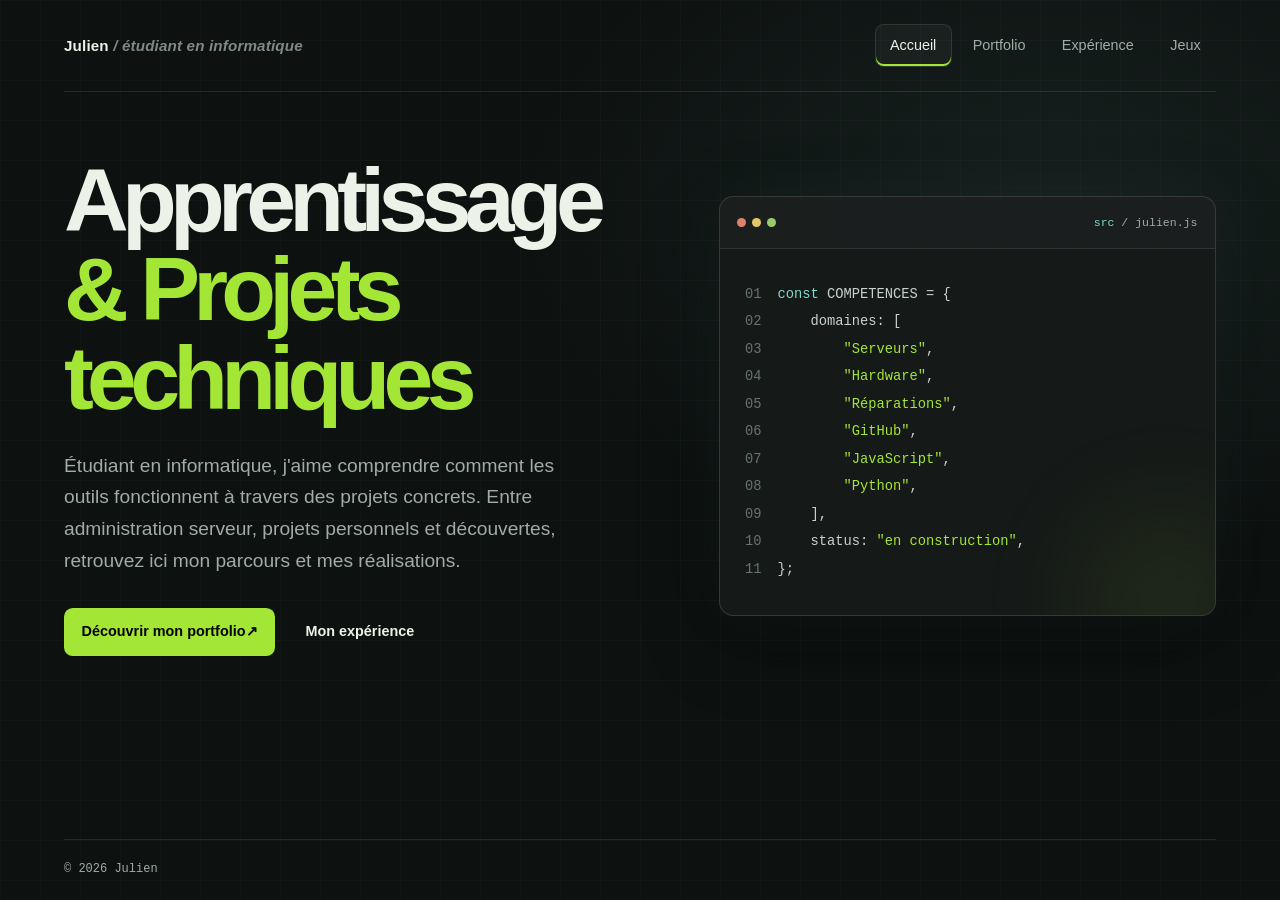
<file: index.html>
<!DOCTYPE html>
<html lang="fr">
<head>
  <meta charset="UTF-8">
  <meta name="viewport" content="width=device-width, initial-scale=1">
  <title>Julien | Développement informatique</title>
  <link rel="stylesheet" href="css/style.css">
</head>
<body>
  <header class="entete">
    <a class="logo" href="index.html">
      <span>Julien <span class="code-commentaire">/ étudiant en informatique</span></span>
    </a>
    <nav aria-label="Navigation principale">
      <a href="index.html" aria-current="page">Accueil</a>
      <a href="portfolio.html">Portfolio</a>
      <a href="page.html">Expérience</a>
      <a href="jeux.html">Jeux</a>
    </nav>
  </header>
  <main>
    <section class="accueil-hero" aria-labelledby="titre-principal">
      <div class="accueil-contenu">
        <h1 id="titre-principal">
          Apprentissage<br>
          <span class="titre-accent">&amp; Projets<br>techniques</span>
        </h1>
        <p class="intro">
          Étudiant en informatique, j'aime comprendre comment les outils fonctionnent à travers des projets concrets.
          Entre administration serveur, projets personnels et découvertes, retrouvez ici mon parcours et mes réalisations.
        </p>
        <div class="boutons">
          <a class="bouton" href="portfolio.html">
            Découvrir mon portfolio <span aria-hidden="true">↗</span>
          </a>
          <a class="bouton secondaire" href="page.html">
            Mon expérience
          </a>
        </div>  
      </div>

      <section class="carte-code" aria-label="Extrait du fichier julien.js">
        <div class="barre-code" aria-hidden="true">
          <div class="fenetre-points"><span></span><span></span><span></span></div>
          <span class="nom-fichier"><span>src</span> / julien.js</span>
        </div>
        <ol class="code" aria-label="Code JavaScript">
          <li>
            <code><span class="code-cle">const</span> COMPETENCES = {</code>
          </li>
          <li>
            <code>&#9;domaines: [</code>
          </li>
          <li>
            <code>&#9;&#9;<span class="code-valeur">"Serveurs"</span>,</code>
          </li>
          <li>
            <code>&#9;&#9;<span class="code-valeur">"Hardware"</span>,</code>
          </li>
          <li>
            <code>&#9;&#9;<span class="code-valeur">"Réparations"</span>,</code>
          </li>
          <li>
            <code>&#9;&#9;<span class="code-valeur">"GitHub"</span>,</code>
          </li>
          <li>
            <code>&#9;&#9;<span class="code-valeur">"JavaScript"</span>,</code>
          </li>
          <li>
            <code>&#9;&#9;<span class="code-valeur">"Python"</span>,</code>
          </li>
          <li>
            <code>&#9;],</code>
          </li>
          <li>
            <code>&#9;status: <span class="code-valeur">"en construction"</span>,</code>
          </li>
          <li>
            <code>};</code>
          </li>
        </ol>
      </section>
    </section>
  </main>
  <footer class="pied">
    <span>© <span data-annee></span> Julien</span>
  </footer>
  <script src="js/script.js"></script>
</body>
</html>
</file>
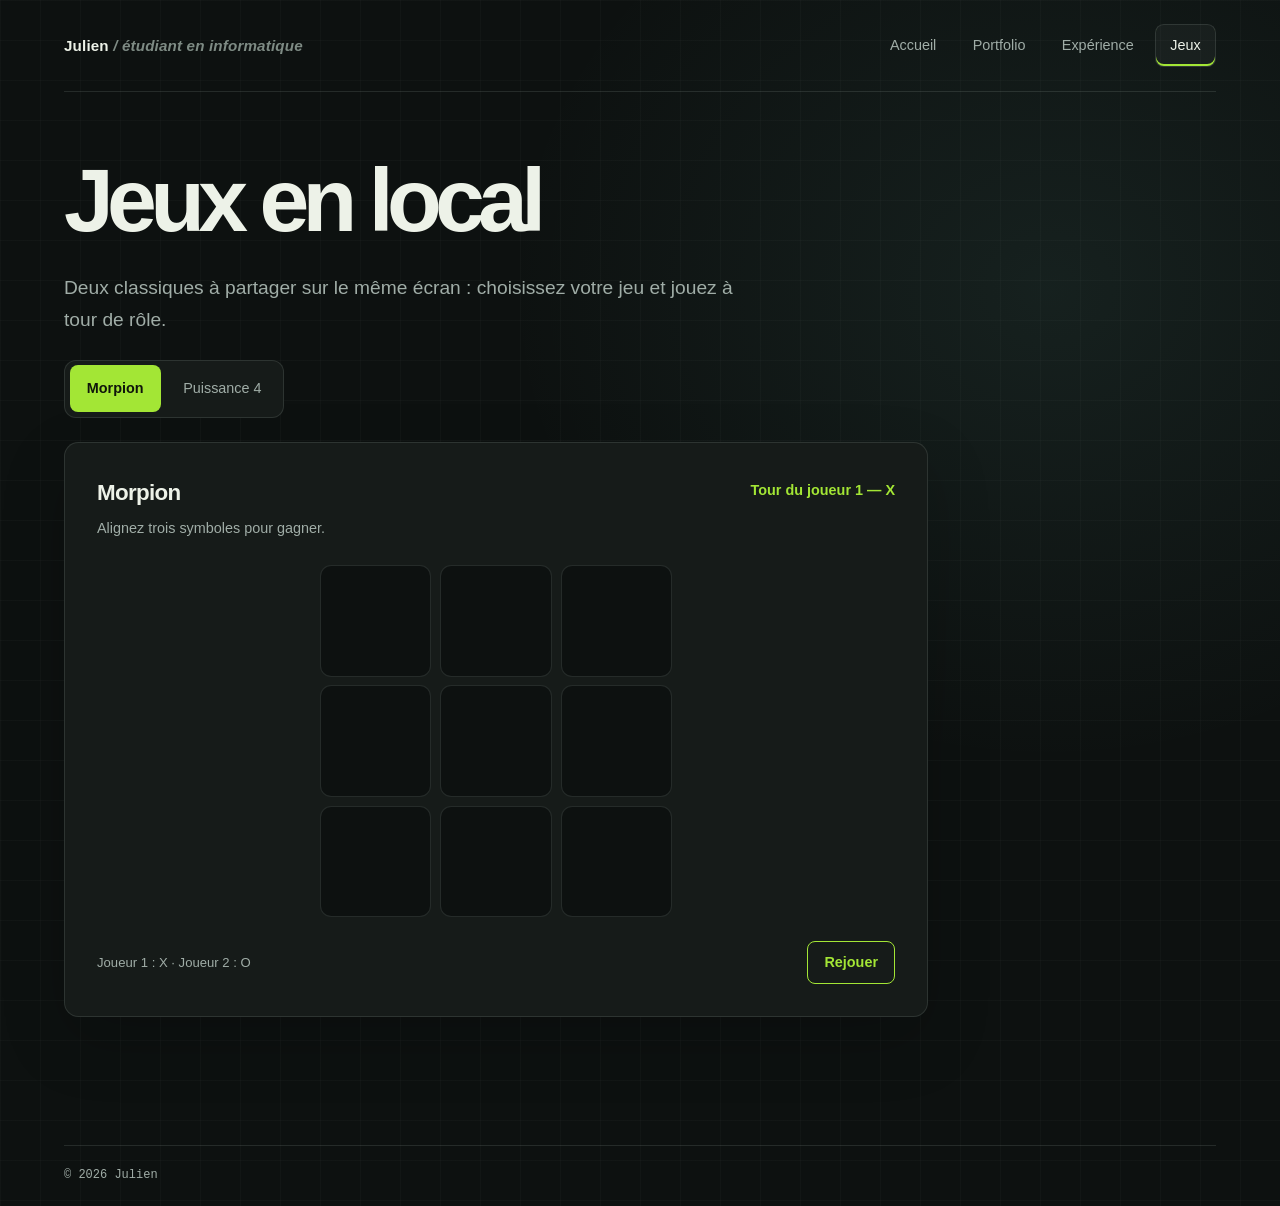
<file: jeux.html>
<!DOCTYPE html>
<html lang="fr">
<head>
  <meta charset="UTF-8">
  <meta name="viewport" content="width=device-width, initial-scale=1">
  <meta name="description" content="Jouez au Morpion et au Puissance 4 à deux, en local.">
  <title>Julien | Mini-jeux</title>
  <link rel="stylesheet" href="css/style.css">
</head>
<body>
  <header class="entete">
    <a class="logo" href="index.html">
      <span>Julien <span class="code-commentaire">/ étudiant en informatique</span></span>
    </a>
    <nav aria-label="Navigation principale">
      <a href="index.html">Accueil</a>
            <a href="portfolio.html">Portfolio</a>
      <a href="page.html">Expérience</a>
      <a href="jeux.html" aria-current="page">Jeux</a>
    </nav>
  </header>

  <main>
    <h1>Jeux en local</h1>
    <p class="intro jeux-intro">
      Deux classiques à partager sur le même écran : choisissez votre jeu et jouez à tour de rôle.
    </p>

    <div class="jeux-selecteur" role="group" aria-label="Choisir un jeu">
      <button type="button" data-jeu-select="morpion" aria-pressed="true">Morpion</button>
      <button type="button" data-jeu-select="puissance4" aria-pressed="false">Puissance 4</button>
    </div>

    <section
      class="jeu-panneau"
      data-jeu-panel="morpion"
      aria-labelledby="titre-morpion"
    >
      <div class="jeu-carte">
        <div class="jeu-entete">
          <div>
            <h2 id="titre-morpion">Morpion</h2>
            <p class="jeu-instructions">Alignez trois symboles pour gagner.</p>
          </div>
          <p class="jeu-statut" data-morpion-statut data-joueur="1" aria-live="polite">
            Tour du joueur 1 — X
          </p>
        </div>

        <div class="morpion-grille" role="group" aria-label="Grille du Morpion">
          <button class="morpion-case" type="button" data-case="0" aria-label="Ligne 1, colonne 1"></button>
          <button class="morpion-case" type="button" data-case="1" aria-label="Ligne 1, colonne 2"></button>
          <button class="morpion-case" type="button" data-case="2" aria-label="Ligne 1, colonne 3"></button>
          <button class="morpion-case" type="button" data-case="3" aria-label="Ligne 2, colonne 1"></button>
          <button class="morpion-case" type="button" data-case="4" aria-label="Ligne 2, colonne 2"></button>
          <button class="morpion-case" type="button" data-case="5" aria-label="Ligne 2, colonne 3"></button>
          <button class="morpion-case" type="button" data-case="6" aria-label="Ligne 3, colonne 1"></button>
          <button class="morpion-case" type="button" data-case="7" aria-label="Ligne 3, colonne 2"></button>
          <button class="morpion-case" type="button" data-case="8" aria-label="Ligne 3, colonne 3"></button>
        </div>

        <div class="jeu-actions">
          <span class="jeu-legende">Joueur 1 : X · Joueur 2 : O</span>
          <button class="jeu-rejouer" type="button" data-morpion-rejouer>Rejouer</button>
        </div>
      </div>
    </section>

    <section
      class="jeu-panneau"
      data-jeu-panel="puissance4"
      aria-labelledby="titre-puissance4"
      hidden
    >
      <div class="jeu-carte">
        <div class="jeu-entete">
          <div>
            <h2 id="titre-puissance4">Puissance 4</h2>
            <p class="jeu-instructions">Alignez quatre pions dans une colonne, une ligne ou une diagonale.</p>
          </div>
          <p class="jeu-statut" data-puissance-statut data-joueur="1" aria-live="polite">
            Tour du joueur 1 — vert
          </p>
        </div>

        <div
          class="puissance-grille"
          data-puissance-grille
          role="group"
          aria-label="Plateau de Puissance 4, 7 colonnes par 6 lignes"
        ></div>

        <div class="jeu-actions">
          <span class="jeu-legende">Joueur 1 : vert · Joueur 2 : blanc</span>
          <button class="jeu-rejouer" type="button" data-puissance-rejouer>Rejouer</button>
        </div>
      </div>
    </section>
  </main>

  <footer class="pied">
    <span>© <span data-annee></span> Julien</span>
  </footer>

  <script src="js/script.js"></script>
  <script src="js/jeux.js"></script>
</body>
</html>
</file>
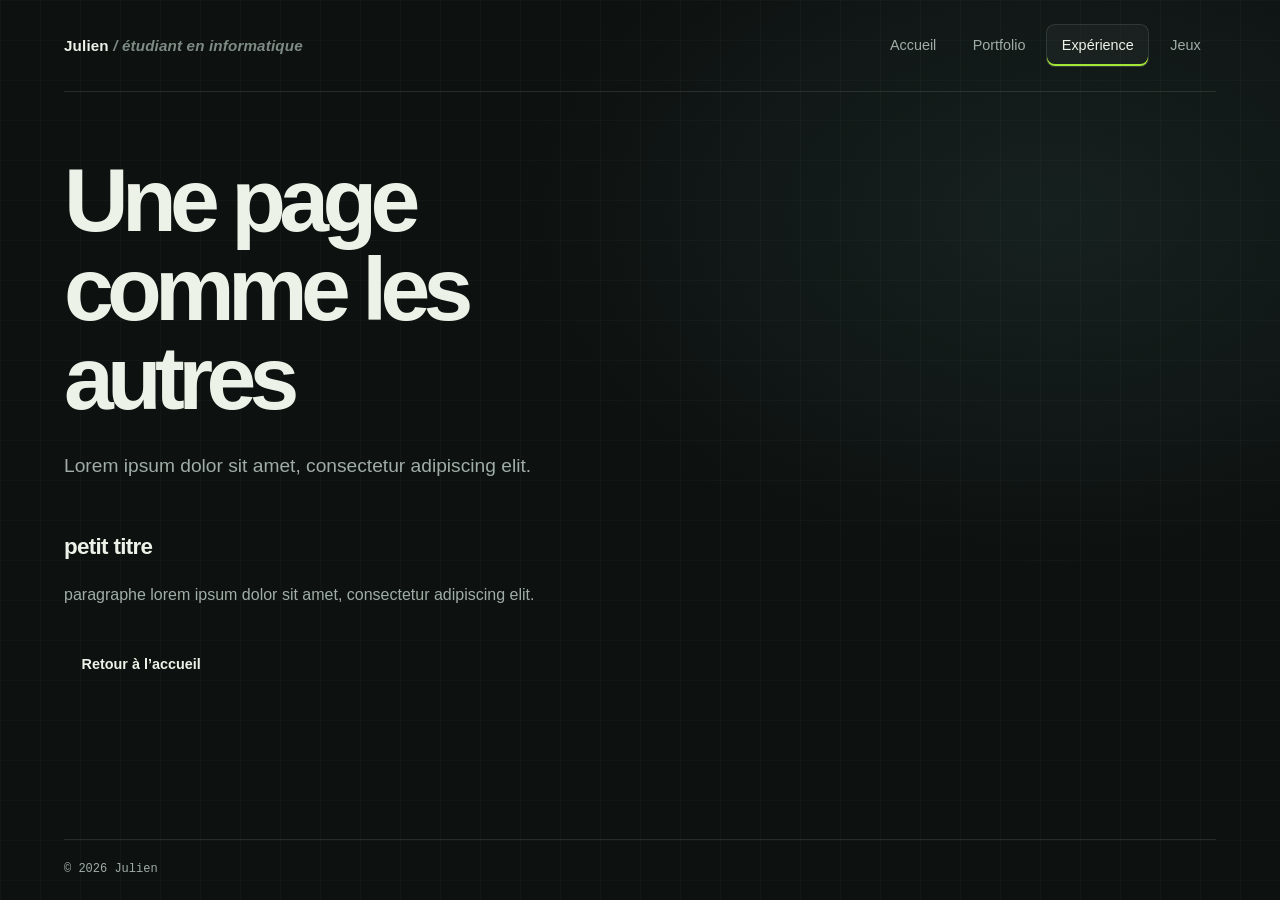
<file: page.html>
<!DOCTYPE html>
<html lang="fr">
<head>
  <meta charset="UTF-8">
  <meta name="viewport" content="width=device-width, initial-scale=1">
  <title>Julien – Page</title>
  <link rel="stylesheet" href="css/style.css">
</head>
<body>
  <header class="entete">
    <a class="logo" href="index.html">
      <span>Julien <span class="code-commentaire">/ étudiant en informatique</span></span>
    </a>
    <nav aria-label="Navigation principale">
      <a href="index.html">Accueil</a>
      <a href="portfolio.html">Portfolio</a>
      <a href="page.html" aria-current="page">Expérience</a>
      <a href="jeux.html">Jeux</a>
    </nav>
  </header>
  <main>
    <h1>Une page comme les autres</h1>
    <p class="intro">Lorem ipsum dolor sit amet, consectetur adipiscing elit.</p>
    <h2>petit titre</h2>
    <p> paragraphe lorem ipsum dolor sit amet, consectetur adipiscing elit. </p>
    <div class="boutons">
      <a class="bouton secondaire" href="index.html">Retour à l’accueil</a>
    </div>
  </main>
  <footer class="pied">
    <span>© <span data-annee></span> Julien</span>
  </footer>
  <script src="js/script.js"></script>
</body>
</html>
</file>
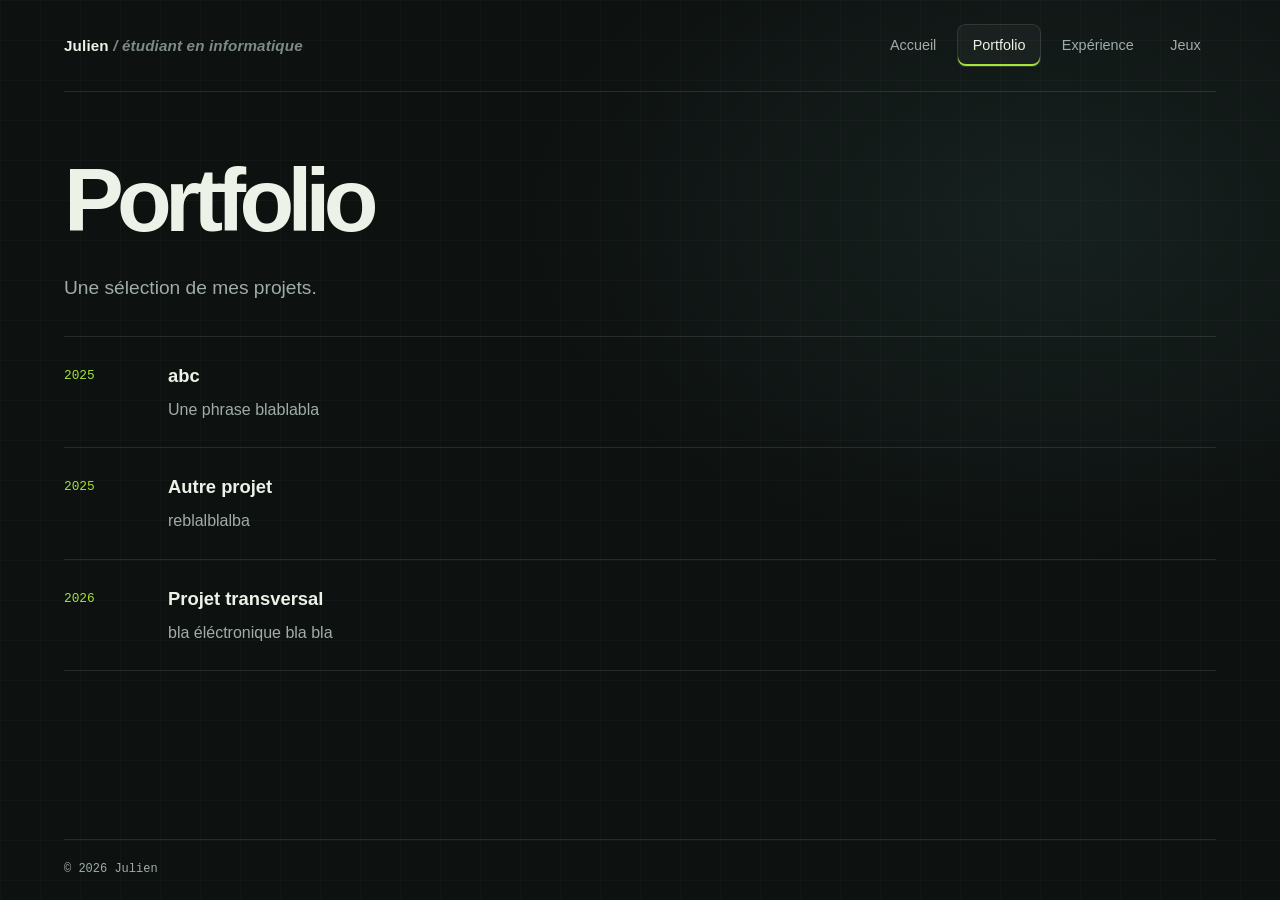
<file: portfolio.html>
<!DOCTYPE html>
<html lang="fr">
<head>
  <meta charset="UTF-8">
  <meta name="viewport" content="width=device-width, initial-scale=1">
  <title>Julien – Portfolio</title>
  <link rel="stylesheet" href="css/style.css">
</head>
<body>
  <header class="entete">
    <a class="logo" href="index.html">
      <span>Julien <span class="code-commentaire">/ étudiant en informatique</span></span>
    </a>
    <nav aria-label="Navigation principale">
      <a href="index.html">Accueil</a>
      <a href="portfolio.html" aria-current="page">Portfolio</a>
      <a href="page.html">Expérience</a>
      <a href="jeux.html">Jeux</a>
    </nav>
  </header>
  <main>
    <h1>Portfolio</h1>
    <p class="intro">Une sélection de mes projets.</p>
    <ul class="projets">
      <li>
        <span class="annee">2025</span>
        <h3>abc</h3>
        <p>Une phrase blablabla</p>
      </li>
      <li>
        <span class="annee">2025</span>
        <h3>Autre projet</h3>
        <p>reblalblalba</p>
      </li>
      <li>
        <span class="annee">2026</span>
        <h3>Projet transversal</h3>
        <p>bla éléctronique bla bla</p>
      </li>
    </ul>
  </main>
  <footer class="pied">
    <span>© <span data-annee></span> Julien</span>
  </footer>
  <script src="js/script.js"></script>
</body>
</html>
</file>
<file: css/style.css>
:root {
  color-scheme: dark;
  --fond: #0d1110;
  --surface: #161b19;
  --surface-claire: #202723;
  --encre: #edf2e8;
  --encre-douce: #a0ada7;
  --accent: #a3e635;
  --accent-fonce: #84cc16;
  --cyan: #80d9cb;
  --trait: rgba(215, 231, 220, 0.12);
  --police: "Avenir Next", "Segoe UI", Roboto, "Helvetica Neue", Arial, sans-serif;
  --police-code: "SFMono-Regular", Consolas, "Liberation Mono", monospace;
}

* {
  box-sizing: border-box;
}

html {
  min-width: 320px;
  scroll-behavior: smooth;
}

body {
  display: flex;
  flex-direction: column;
  min-height: 100vh;
  margin: 0;
  overflow-x: hidden;
  background-color: var(--fond);
  background-image:
    radial-gradient(ellipse at 82% 24%, rgba(128, 217, 203, 0.08), transparent 34rem),
    linear-gradient(rgba(215, 231, 220, 0.025) 1px, transparent 1px),
    linear-gradient(90deg, rgba(215, 231, 220, 0.025) 1px, transparent 1px);
  background-size: auto, 40px 40px, 40px 40px;
  color: var(--encre);
  font-family: var(--police);
  line-height: 1.65;
}

a {
  color: var(--accent);
}

a:focus-visible {
  outline: 2px solid var(--accent);
  outline-offset: 5px;
}

button:focus-visible {
  outline: 2px solid var(--accent);
  outline-offset: 3px;
}

.entete,
main,
.pied {
  width: min(100% - 3rem, 72rem);
  margin-inline: auto;
}

.entete {
  display: flex;
  align-items: center;
  justify-content: space-between;
  gap: 2rem;
  padding-block: 1.5rem;
  border-bottom: 1px solid var(--trait);
}

.logo {
  display: inline-flex;
  align-items: center;
  gap: 0.7rem;
  color: var(--encre);
  font-size: 0.95rem;
  font-weight: 650;
  letter-spacing: 0.01em;
  text-decoration: none;
}

.logo-symbole {
  display: grid;
  width: 2.35rem;
  aspect-ratio: 1;
  place-items: center;
  border: 1px solid rgba(163, 230, 53, 0.38);
  border-radius: 0.65rem;
  background: rgba(163, 230, 53, 0.08);
  color: var(--accent);
  font-family: var(--police-code);
  font-size: 0.95rem;
}

.entete nav {
  display: flex;
  align-items: center;
  gap: 0.35rem;
}

.entete nav a {
  padding: 0.55rem 0.9rem;
  border: 1px solid transparent;
  border-radius: 0.55rem;
  color: var(--encre-douce);
  font-size: 0.9rem;
  text-decoration: none;
  transition:
    color 160ms ease,
    background-color 160ms ease,
    border-color 160ms ease;
}

.entete nav a:hover,
.entete nav a[aria-current="page"] {
  border-color: var(--trait);
  background: rgba(255, 255, 255, 0.035);
  color: var(--encre);
}

.entete nav a[aria-current="page"] {
  box-shadow: inset 0 -2px var(--accent);
}

main {
  flex: 1;
  padding-block: clamp(4rem, 10vw, 8rem);
  padding-block-start: clamp(2rem, 5vw, 4rem);
}

.accueil-hero {
  display: grid;
  grid-template-columns: minmax(0, 1fr) minmax(19rem, 0.9fr);
  align-items: center;
  gap: clamp(3rem, 8vw, 7rem);
}

.accueil-contenu {
  max-width: 36rem;
}

h1 {
  max-width: 12ch;
  margin: 0;
  font-size: clamp(3rem, 7vw, 5.6rem);
  font-weight: 600;
  letter-spacing: -0.075em;
  line-height: 0.99;
}

.titre-accent {
  color: var(--accent);
}

.intro {
  max-width: 31rem;
  margin: 1.7rem 0 0;
  color: var(--encre-douce);
  font-size: clamp(1.05rem, 2vw, 1.2rem);
}

.boutons {
  display: flex;
  flex-wrap: wrap;
  gap: 0.8rem;
  margin-top: 2rem;
}

.bouton {
  display: inline-flex;
  min-height: 3rem;
  align-items: center;
  justify-content: center;
  padding: 0.7rem 1.1rem;
  border-radius: 0.55rem;
  background: var(--accent);
  color: black;
  font-size: 0.9rem;
  font-weight: 700;
  text-decoration: none;
  transition:
    background-color 160ms ease,
    border-color 160ms ease,
    transform 160ms ease;
}

.bouton:hover {
  transform: translateY(-2px);
  border-color: var(--accent-fonce);
  background: var(--accent-fonce);
}

.bouton:focus-visible {
  outline: 2px solid var(--encre);
  outline-offset: 3px;
}

.bouton.secondaire {
  border-color: var(--trait);
  background: transparent;
  color: var(--encre);
}

.bouton.secondaire:hover {
  border-color: rgba(163, 230, 53, 0.55);
  background: rgba(163, 230, 53, 0.07);
}

.mots-cles {
  display: flex;
  flex-wrap: wrap;
  gap: 0.6rem;
  margin: 2.3rem 0 0;
  padding: 0;
  list-style: none;
}

.mots-cles li {
  padding: 0.3rem 0.65rem;
  border: 1px solid var(--trait);
  border-radius: 99px;
  color: var(--encre-douce);
  font-family: var(--police-code);
  font-size: 0.72rem;
}

.carte-code {
  position: relative;
  overflow: hidden;
  border: 1px solid rgba(215, 231, 220, 0.16);
  border-radius: 0.9rem;
  background: rgba(22, 27, 25, 0.92);
  box-shadow:
    0 1.5rem 5rem rgba(0, 0, 0, 0.28),
    0 0 4rem rgba(128, 217, 203, 0.06);
}

.carte-code::after {
  position: absolute;
  right: -3rem;
  bottom: -5rem;
  width: 12rem;
  aspect-ratio: 1;
  border-radius: 50%;
  background: rgba(163, 230, 53, 0.07);
  content: "";
  filter: blur(3rem);
  pointer-events: none;
}

.barre-code {
  display: flex;
  min-height: 3.2rem;
  align-items: center;
  justify-content: space-between;
  gap: 1rem;
  padding-inline: 1.1rem;
  border-bottom: 1px solid var(--trait);
  background: rgba(255, 255, 255, 0.02);
}

.fenetre-points {
  display: flex;
  gap: 0.38rem;
}

.fenetre-points span {
  width: 0.55rem;
  aspect-ratio: 1;
  border-radius: 50%;
  background: #64736d;
}

.fenetre-points span:first-child {
  background: #de806e;
}

.fenetre-points span:nth-child(2) {
  background: #e4c66b;
}

.fenetre-points span:last-child {
  background: #9acb69;
}

.nom-fichier {
  color: var(--encre-douce);
  font-family: var(--police-code);
  font-size: 0.72rem;
}

.nom-fichier span {
  color: var(--cyan);
}

.code {
  overflow-x: auto;
  margin: 0;
  padding: clamp(1.25rem, 3vw, 2rem) 1rem;
  counter-reset: code-line;
  color: #c8d3cd;
  font-family: var(--police-code);
  font-size: clamp(0.7rem, 1.35vw, 0.86rem);
  line-height: 2;
  list-style: none;
  tab-size: 4;
}

.code li {
  display: grid;
  grid-template-columns: 2.6rem max-content;
  min-width: max-content;
  counter-increment: code-line;
}

.code li::before {
  padding-right: 1rem;
  color: #66756e;
  content: counter(code-line, decimal-leading-zero);
  text-align: right;
  user-select: none;
}

.code li code {
  min-width: max-content;
  font: inherit;
  white-space: pre;
}

.code-cle {
  color: var(--cyan);
}

.code-valeur {
  color: var(--accent);
}

.code-commentaire {
  color: #7e8b84;
  font-style: italic;
}

h2 {
  margin: 3rem 0 0.75rem;
  font-size: 1.4rem;
  letter-spacing: -0.03em;
}

main > p:not(.intro) {
  max-width: 42rem;
  color: var(--encre-douce);
}

.projets {
  margin: 2rem 0 0;
  padding: 0;
  border-top: 1px solid var(--trait);
  list-style: none;
}

.projets li {
  display: grid;
  grid-template-columns: 5rem minmax(0, 1fr);
  gap: 0 1.5rem;
  padding: 1.5rem 0;
  border-bottom: 1px solid var(--trait);
}

.projets h3 {
  margin: 0;
  font-size: 1.15rem;
  font-weight: 600;
}

.projets p {
  grid-column: 2;
  max-width: 38rem;
  margin: 0.35rem 0 0;
  color: var(--encre-douce);
}

.projets .annee {
  grid-row: 1 / span 2;
  padding-top: 0.25rem;
  color: var(--accent);
  font-family: var(--police-code);
  font-size: 0.8rem;
}

.pied {
  display: flex;
  justify-content: space-between;
  gap: 1rem;
  padding-block: 1.25rem;
  border-top: 1px solid var(--trait);
  color: var(--encre-douce);
  font-family: var(--police-code);
  font-size: 0.75rem;
}

.jeux-intro {
  max-width: 42rem;
}

.jeux-selecteur {
  display: inline-flex;
  gap: 0.35rem;
  margin: 1.5rem 0;
  padding: 0.3rem;
  border: 1px solid var(--trait);
  border-radius: 0.75rem;
  background: var(--surface);
}

.jeux-selecteur button {
  padding: 0.65rem 1rem;
  border: 1px solid transparent;
  border-radius: 0.5rem;
  background: transparent;
  color: var(--encre-douce);
  cursor: pointer;
  font: inherit;
  font-size: 0.9rem;
}

.jeux-selecteur button[aria-pressed="true"] {
  background: var(--accent);
  color: #10150b;
  font-weight: 700;
}

.jeu-panneau[hidden] {
  display: none;
}

.jeu-carte {
  max-width: 54rem;
  padding: clamp(1.1rem, 3vw, 2rem);
  border: 1px solid var(--trait);
  border-radius: 0.9rem;
  background: var(--surface);
  box-shadow: 0 1.5rem 4rem rgba(0, 0, 0, 0.18);
}

.jeu-entete {
  display: flex;
  align-items: flex-start;
  justify-content: space-between;
  flex-wrap: wrap;
  gap: 1rem;
}

.jeu-entete h2 {
  margin: 0;
}

.jeu-instructions {
  margin: 0.35rem 0 0;
  color: var(--encre-douce);
  font-size: 0.9rem;
}

.jeu-statut {
  margin: 0.25rem 0 0;
  color: var(--accent);
  font-size: 0.9rem;
  font-weight: 650;
}

.jeu-statut[data-joueur="2"] {
  color: #fff;
}

.jeu-statut[data-joueur="termine"] {
  color: var(--encre);
}

.morpion-grille {
  display: grid;
  width: min(100%, 22rem);
  grid-template-columns: repeat(3, minmax(0, 1fr));
  gap: 0.55rem;
  margin: 1.5rem auto;
}

.morpion-case {
  display: grid;
  aspect-ratio: 1;
  place-items: center;
  border: 1px solid var(--trait);
  border-radius: 0.7rem;
  background: var(--fond);
  color: var(--encre);
  cursor: pointer;
  font: inherit;
  font-size: clamp(2.4rem, 9vw, 4rem);
  font-weight: 700;
  line-height: 1;
  transition:
    border-color 150ms ease,
    background-color 150ms ease,
    transform 150ms ease;
}

.morpion-case:not(:disabled):hover {
  transform: translateY(-2px);
  border-color: rgba(163, 230, 53, 0.55);
  background: rgba(163, 230, 53, 0.05);
}

.morpion-case--x {
  color: var(--accent);
}

.morpion-case--o {
  color: #fff;
}

.morpion-case--gagnante {
  border-color: var(--accent);
  background: rgba(163, 230, 53, 0.12);
}

.jeu-actions {
  display: flex;
  align-items: center;
  justify-content: space-between;
  gap: 1rem;
}

.jeu-legende {
  color: var(--encre-douce);
  font-size: 0.82rem;
}

.jeu-rejouer {
  min-height: 2.7rem;
  padding: 0.55rem 1rem;
  border: 1px solid var(--accent);
  border-radius: 0.5rem;
  background: transparent;
  color: var(--accent);
  cursor: pointer;
  font: inherit;
  font-size: 0.9rem;
  font-weight: 650;
}

.jeu-rejouer:hover {
  background: rgba(163, 230, 53, 0.08);
}

.puissance-grille {
  display: grid;
  width: min(100%, 36rem);
  grid-template-columns: repeat(7, minmax(0, 1fr));
  gap: clamp(0.2rem, 1vw, 0.45rem);
  margin: 1.5rem auto;
  padding: clamp(0.45rem, 2vw, 0.8rem);
  border: 1px solid var(--trait);
  border-radius: 0.9rem;
  background: #202723;
}

.puissance-colonne {
  display: grid;
  grid-template-rows: repeat(6, minmax(0, 1fr));
  gap: clamp(0.2rem, 1vw, 0.45rem);
  padding: 0.1rem;
  border: 0;
  border-radius: 0.5rem;
  background: transparent;
  cursor: pointer;
}

.puissance-colonne:not(:disabled):hover {
  background: rgba(163, 230, 53, 0.08);
}

.puissance-colonne:disabled {
  cursor: default;
}

.puissance-case {
  display: grid;
  aspect-ratio: 1;
  place-items: center;
  border: 1px solid rgba(215, 231, 220, 0.1);
  border-radius: 50%;
  background: var(--fond);
}

.pion {
  width: 78%;
  height: 78%;
  border-radius: 50%;
}

.pion--joueur-1 {
  background: var(--accent);
  box-shadow: 0 0 0.7rem rgba(163, 230, 53, 0.25);
}

.pion--joueur-2 {
  background: #fff;
  box-shadow: 0 0 0.5rem rgba(255, 255, 255, 0.2);
}

.pion--gagnant {
  outline: 3px solid rgba(163, 230, 53, 0.55);
  outline-offset: 2px;
  transform: scale(0.82);
}

.pion--tombe {
  animation: chute-pion 420ms cubic-bezier(0.2, 0.75, 0.35, 1);
}

@keyframes chute-pion {
  from {
    transform: translateY(-600%);
    opacity: 0.4;
  }

  to {
    transform: translateY(0);
    opacity: 1;
  }
}

@media (max-width: 700px) {
  .entete,
  main,
  .pied {
    width: min(100% - 2rem, 72rem);
  }

  .entete {
    align-items: flex-start;
    flex-direction: column;
    gap: 1rem;
  }

  .entete nav {
    width: 100%;
    gap: 0.2rem;
  }

  .entete nav a {
    padding-inline: 0.7rem;
  }

  main {
    padding-block-start: 2rem;
  }

  .accueil-hero {
    grid-template-columns: 1fr;
    gap: 3rem;
  }

  h1 {
    font-size: clamp(3.1rem, 13vw, 4.5rem);
  }

  .carte-code {
    max-width: 34rem;
  }
}

@media (max-width: 420px) {
  .logo {
    font-size: 0.88rem;
  }

  .entete nav a {
    padding-inline: 0.55rem;
    font-size: 0.82rem;
  }

  .projets li {
    grid-template-columns: 3.5rem minmax(0, 1fr);
    gap: 0 0.85rem;
  }

  .pied {
    flex-direction: column;
    gap: 0.25rem;
  }

  .jeu-actions {
    align-items: flex-start;
    flex-direction: column;
  }

  .puissance-grille {
    gap: 0.15rem;
    padding: 0.35rem;
  }

  .puissance-colonne {
    gap: 0.15rem;
  }
}

@media (prefers-reduced-motion: reduce) {
  html {
    scroll-behavior: auto;
  }

  *,
  *::before,
  *::after {
    transition-duration: 0.01ms !important;
  }

  .pion--tombe {
    animation-duration: 0.01ms;
  }
}
</file>
